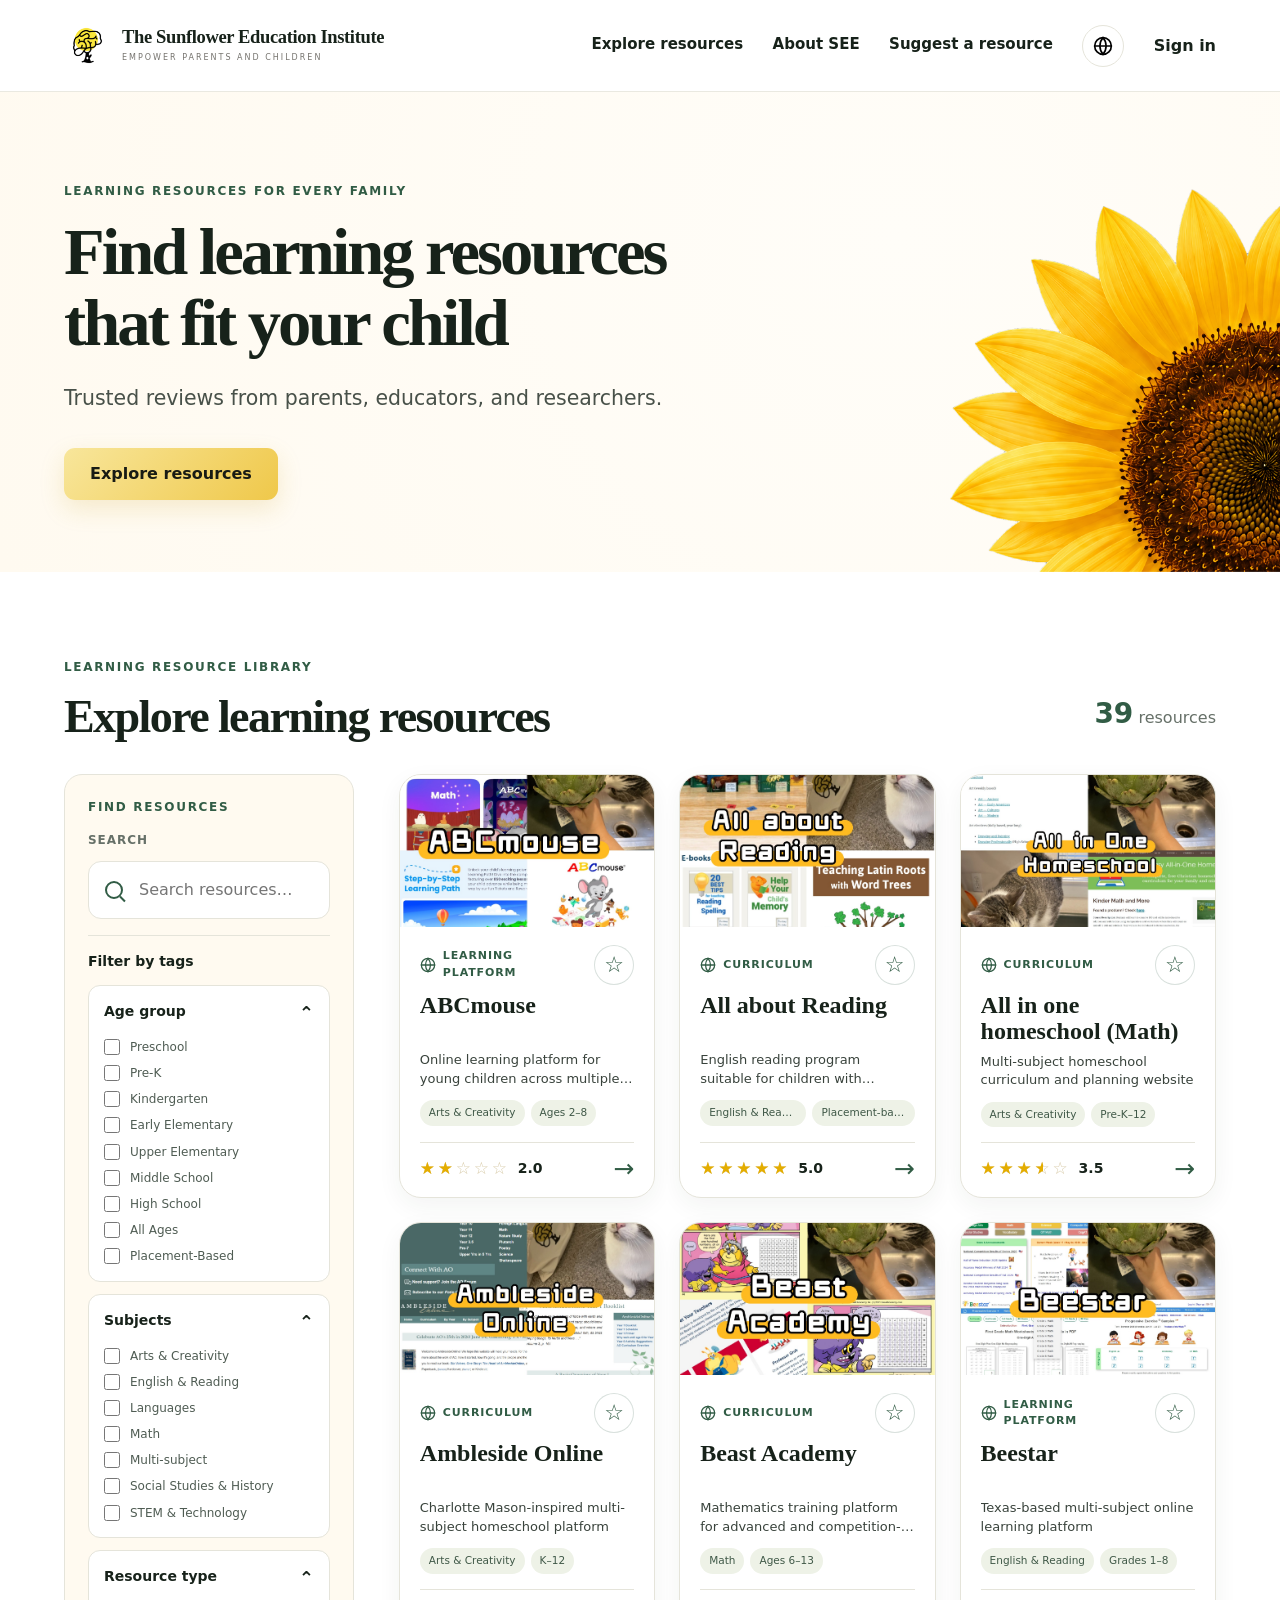
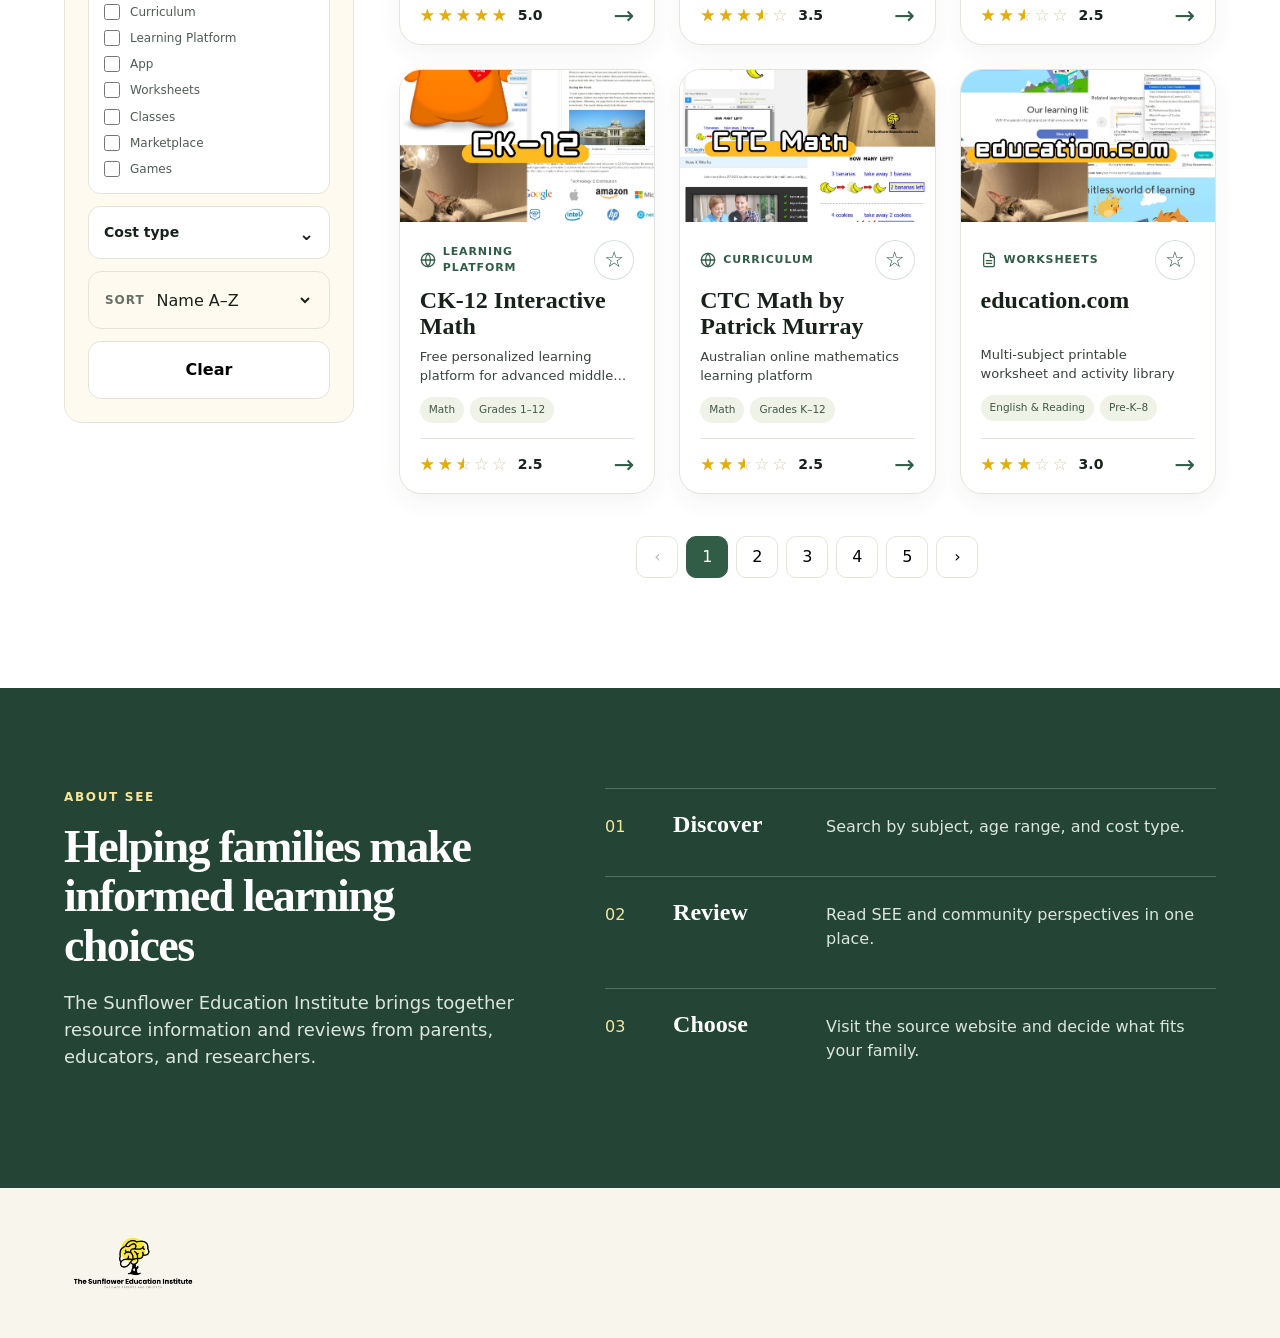
<file: index.html>
<!doctype html>
<html lang="en">
  <head>
    <meta charset="UTF-8" />
    <meta name="viewport" content="width=device-width, initial-scale=1.0" />
    <meta name="description" content="Explore learning resources reviewed by parents, educators, and SEE researchers." />
    <title>SEE Learning Resources</title>
    <link rel="icon" type="image/png" href="assets/brand/see-logo-symbol.png?v=20260914-1" />
    <link rel="apple-touch-icon" href="assets/brand/see-logo-symbol.png?v=20260914-1" />
    <link rel="stylesheet" href="styles.css?v=20261001-3" />
  </head>
  <body>
    <a class="skip-link" href="#resources">Skip to resources</a>
    <header class="site-header">
      <a class="brand" href="#top" aria-label="SEE home">
        <img class="brand-symbol" src="assets/brand/see-logo-symbol.png" alt="" />
        <span class="brand-words">
          <strong>The Sunflower Education Institute</strong>
          <small>Empower parents and children</small>
        </span>
      </a>
      <button class="menu-toggle" type="button" aria-label="Open menu" aria-expanded="false"><span></span><span></span><span></span></button>
      <nav class="main-nav" aria-label="Main navigation">
        <a href="#resources" data-i18n="navExplore">Explore resources</a>
        <a href="https://mysunflower.org/" target="_blank" rel="noopener noreferrer" data-i18n="navAbout">About SEE</a>
        <a href="suggest.html" data-i18n="navEducators">Suggest a resource</a>
        <button class="language-button" type="button" aria-label="Choose language" aria-haspopup="true" aria-expanded="false">
          <svg class="lucide-icon" aria-hidden="true" viewBox="0 0 24 24" fill="none" stroke="currentColor" stroke-width="2" stroke-linecap="round" stroke-linejoin="round">
            <circle cx="12" cy="12" r="10"></circle>
            <path d="M2 12h20"></path>
            <path d="M12 2a15.3 15.3 0 0 1 0 20"></path>
            <path d="M12 2a15.3 15.3 0 0 0 0 20"></path>
          </svg>
        </button>
        <div class="language-menu" role="menu">
          <button type="button" data-language="en" role="menuitem">English</button>
          <button type="button" data-language="zh" role="menuitem">中文</button>
          <button type="button" data-language="es" role="menuitem">Español</button>
          <button type="button" data-language="ar" role="menuitem">العربية</button>
        </div>
        <button class="sign-in" type="button" data-i18n="signIn">Sign in</button>
      </nav>
    </header>

    <main id="top">
      <section class="hero">
        <div class="hero-copy">
          <p class="eyebrow" data-i18n="eyebrow">Learning resources for every family</p>
          <h1 data-i18n="heroTitle">Find learning resources that fit your child</h1>
          <p class="hero-description" data-i18n="heroDescription">Trusted reviews from parents, educators, and researchers.</p>
          <a class="primary-button" href="#resources" data-i18n="heroCta">Explore resources</a>
        </div>
        <div class="hero-art" aria-hidden="true">
          <img class="sunflower" src="assets/brand/sunflower-hero.png" alt="A golden sunflower" />
        </div>
      </section>

      <section class="resource-section" id="resources">
        <div class="section-heading">
          <div>
            <p class="eyebrow" data-i18n="libraryEyebrow">Learning resource library</p>
            <h2 data-i18n="libraryTitle">Explore learning resources</h2>
          </div>
          <p class="result-count" aria-live="polite"><strong id="result-count">39</strong> <span data-i18n="resources">resources</span></p>
        </div>

        <button id="filter-toggle" class="filter-toggle" type="button" aria-expanded="false" data-i18n="showFilters">Show search and filters</button>
        <div class="resource-layout">
          <aside class="filter-sidebar" aria-label="Resource filters">
            <div class="filter-sidebar-heading">
              <p class="eyebrow" data-i18n="findResources">Find resources</p>
              <button id="filter-close" type="button" aria-label="Close filters">×</button>
            </div>
            <div class="filters">
              <label class="filter-label" for="search-input" data-i18n="searchShort">Search</label>
              <label class="search-box">
                <span class="search-icon" aria-hidden="true"></span>
                <span class="visually-hidden" data-i18n="searchLabel">Search learning resources</span>
                <input id="search-input" type="search" data-i18n-placeholder="searchPlaceholder" placeholder="Search learning resources" />
              </label>
              <div class="filter-divider"></div>
              <p class="filter-by-title" data-i18n="filterByTags">Filter by tags</p>
              <details class="filter-group" open>
                <summary data-i18n="ageGroupsGroup">Age group</summary>
                <div id="age-filter" class="checkbox-list"></div>
              </details>
              <details class="filter-group" open>
                <summary data-i18n="subjectsGroup">Subjects</summary>
                <div id="subject-filter" class="checkbox-list"></div>
              </details>
              <details class="filter-group" open>
                <summary data-i18n="resourceTypesGroup">Resource type</summary>
                <div id="type-filter" class="checkbox-list"></div>
              </details>
              <details class="filter-group">
                <summary data-i18n="costTypesGroup">Cost type</summary>
                <div id="cost-filter" class="checkbox-list"></div>
              </details>
              <label class="select-wrap sort-wrap">
                <span data-i18n="sort">Sort</span>
                <select id="sort-filter" aria-label="Sort resources"></select>
              </label>
              <button id="clear-filters" class="clear-button" type="button" data-i18n="clear">Clear filters</button>
            </div>
          </aside>

          <div class="resource-results">
            <div id="active-filter-note" class="active-filter-note" hidden></div>
            <div id="resource-grid" class="resource-grid"></div>
            <div id="empty-state" class="empty-state" hidden>
              <h3 data-i18n="emptyTitle">No matching resources</h3>
              <p data-i18n="emptyBody">Try removing a filter or using a different search term.</p>
            </div>
            <nav id="pagination" class="pagination" aria-label="Resource pages"></nav>
          </div>
        </div>
      </section>

      <section class="about-section" id="about">
        <div class="about-card">
          <p class="eyebrow" data-i18n="aboutEyebrow">About SEE</p>
          <h2 data-i18n="aboutTitle">Helping families make informed learning choices</h2>
          <p data-i18n="aboutBody">The Sunflower Education Institute brings together resource information and reviews from parents, educators, and researchers.</p>
        </div>
        <div class="about-points" id="for-educators">
          <article><span>01</span><h3 data-i18n="pointOneTitle">Discover</h3><p data-i18n="pointOneBody">Search by subject, age range, and cost type.</p></article>
          <article><span>02</span><h3 data-i18n="pointTwoTitle">Review</h3><p data-i18n="pointTwoBody">Read SEE and community perspectives in one place.</p></article>
          <article><span>03</span><h3 data-i18n="pointThreeTitle">Choose</h3><p data-i18n="pointThreeBody">Visit the source website and decide what fits your family.</p></article>
        </div>
      </section>
    </main>

    <footer>
      <img src="assets/brand/see-logo.png" alt="The Sunflower Education Institute" />
    </footer>

    <dialog id="signin-dialog" class="signin-dialog">
      <button class="dialog-close" type="button" aria-label="Close">×</button>
      <p class="eyebrow" data-i18n="savedResources">Saved resources</p>
      <h2 data-i18n="signinTitle">Sign in to save and compare</h2>
      <p data-i18n="signinBody">Use the prefilled guest account. No personal information is collected.</p>
      <form id="demo-signin-form" class="signin-form">
        <label><span data-i18n="emailLabel">Email</span><input type="email" value="guest@mysunflower.org" readonly /></label>
        <label><span data-i18n="passwordLabel">Password</span><input type="password" value="guest-access" readonly /></label>
        <button class="primary-button dialog-action" type="submit" data-i18n="loginButton">Log in</button>
      </form>
      <small class="demo-privacy" data-i18n="demoPrivacy">Saved resources are stored on this device.</small>
    </dialog>

    <script src="data/resources.js?v=20261001-1"></script>
    <script src="data/reviews.js?v=20260916-1"></script>
    <script src="data/localizations.js?v=20261001-1"></script>
    <script src="account.js?v=20261001-2"></script>
    <script src="app.js?v=20261001-2"></script>
  </body>
</html>
</file>
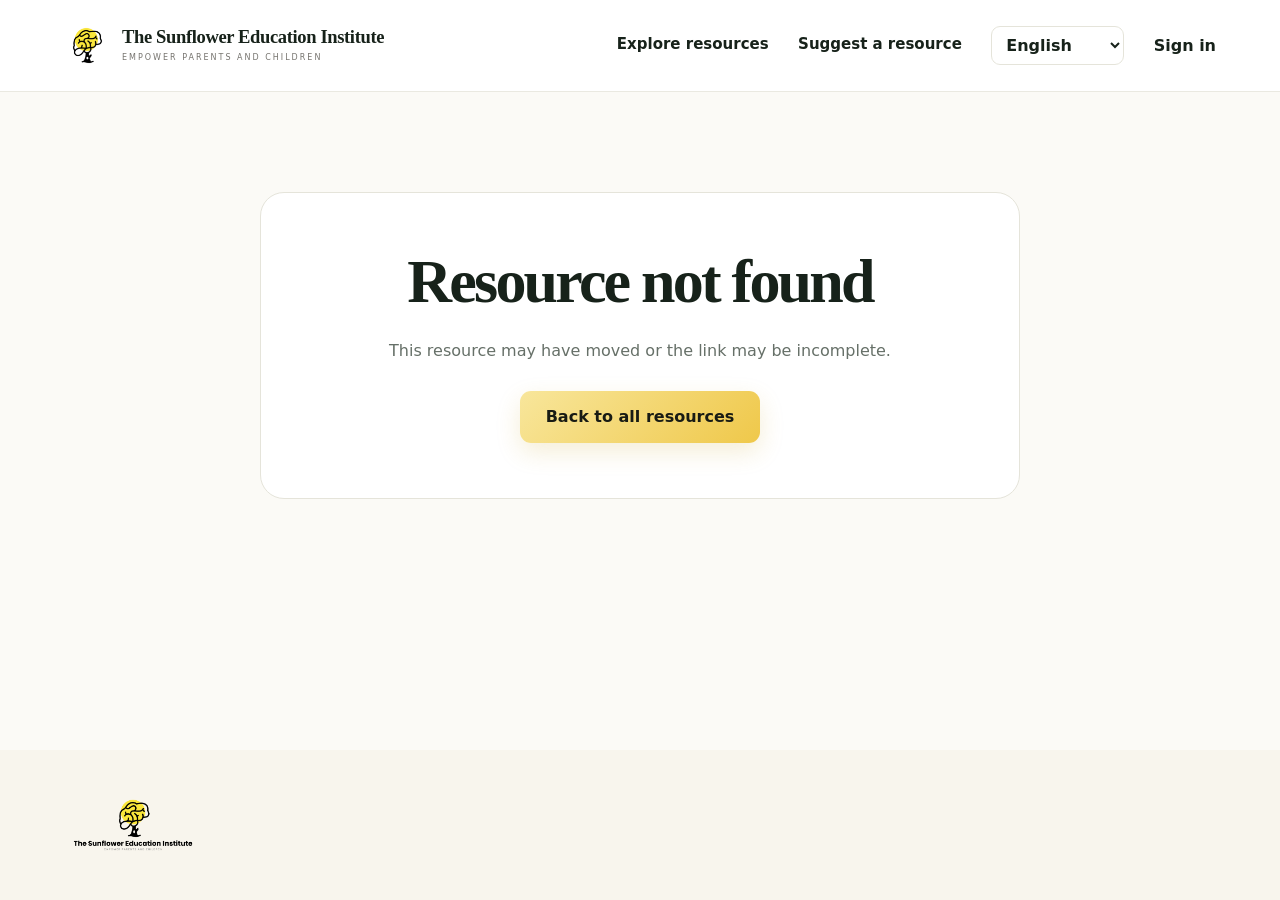
<file: resource.html>
<!doctype html>
<html lang="en">
  <head>
    <meta charset="UTF-8" />
    <meta name="viewport" content="width=device-width, initial-scale=1.0" />
    <meta name="description" content="SEE learning resource details." />
    <title>Resource details · SEE</title>
    <link rel="icon" type="image/png" href="assets/brand/see-logo-symbol.png" />
    <link rel="stylesheet" href="styles.css?v=20261001-3" />
  </head>
  <body>
    <a class="skip-link" href="#resource-detail">Skip to resource details</a>
    <header class="site-header">
      <a class="brand" href="index.html" aria-label="SEE home">
        <img class="brand-symbol" src="assets/brand/see-logo-symbol.png" alt="" />
        <span class="brand-words"><strong>The Sunflower Education Institute</strong><small>Empower parents and children</small></span>
      </a>
      <nav class="main-nav page-nav" aria-label="Main navigation">
        <a href="index.html#resources">Explore resources</a>
        <a href="suggest.html">Suggest a resource</a>
        <select class="text-language-select" data-language-select aria-label="Choose language">
          <option value="en">English</option><option value="zh">中文</option><option value="es">Español</option><option value="ar">العربية</option>
        </select>
        <button class="sign-in" type="button">Sign in</button>
      </nav>
    </header>

    <main id="resource-detail" class="detail-page"><div class="page-loading">Loading resource…</div></main>

    <footer>
      <img src="assets/brand/see-logo.png" alt="The Sunflower Education Institute" />
    </footer>

    <dialog id="signin-dialog" class="signin-dialog">
      <button class="dialog-close" type="button" aria-label="Close">×</button>
      <p class="eyebrow">Saved resources</p>
      <h2>Sign in to save and compare</h2>
      <p>Use the prefilled guest account. No personal information is collected.</p>
      <form id="demo-signin-form" class="signin-form">
        <label><span>Email</span><input type="email" value="guest@mysunflower.org" readonly /></label>
        <label><span>Password</span><input type="password" value="guest-access" readonly /></label>
        <button class="primary-button dialog-action" type="submit">Log in</button>
      </form>
      <small class="demo-privacy">Saved resources are stored on this device.</small>
    </dialog>

    <script src="data/resources.js?v=20261001-1"></script>
    <script src="data/reviews.js?v=20260916-1"></script>
    <script src="data/reviewers.js"></script>
    <script src="data/localizations.js?v=20261001-1"></script>
    <script src="data/content-translations.js?v=20261001-2"></script>
    <script src="account.js?v=20261001-2"></script>
    <script src="resource.js?v=20261001-3"></script>
  </body>
</html>
</file>
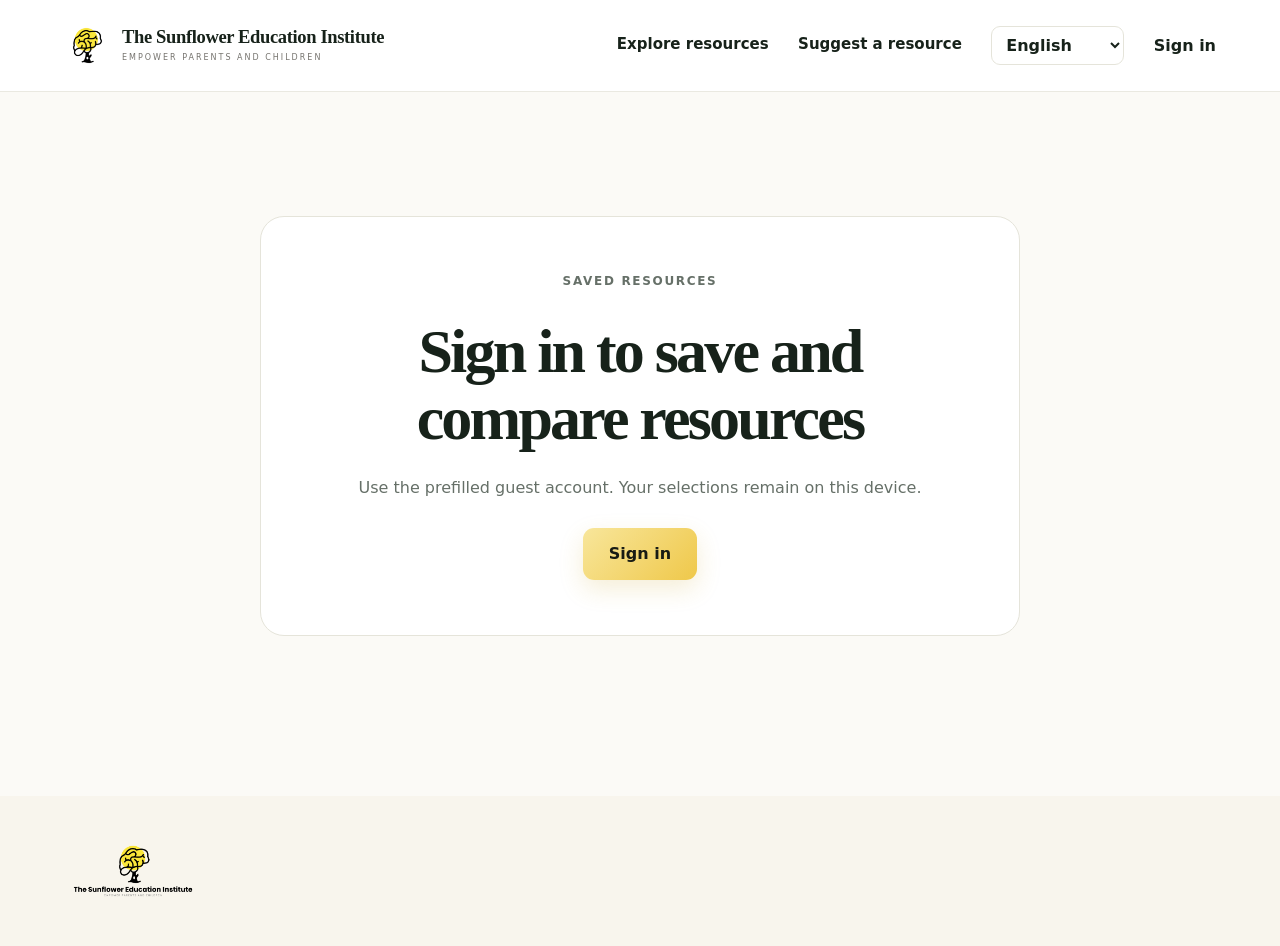
<file: saved.html>
<!doctype html>
<html lang="en">
  <head>
    <meta charset="UTF-8" />
    <meta name="viewport" content="width=device-width, initial-scale=1.0" />
    <meta name="description" content="Saved SEE learning resources and comparison." />
    <title>My saved resources · SEE</title>
    <link rel="icon" type="image/png" href="assets/brand/see-logo-symbol.png" />
    <link rel="stylesheet" href="styles.css?v=20261001-3" />
  </head>
  <body>
    <a class="skip-link" href="#saved-main">Skip to saved resources</a>
    <header class="site-header">
      <a class="brand" href="index.html" aria-label="SEE home">
        <img class="brand-symbol" src="assets/brand/see-logo-symbol.png" alt="" />
        <span class="brand-words"><strong>The Sunflower Education Institute</strong><small>Empower parents and children</small></span>
      </a>
      <nav class="main-nav page-nav" aria-label="Main navigation">
        <a href="index.html#resources" data-saved-copy="navResources">Explore resources</a>
        <a href="suggest.html" data-saved-copy="navSuggest">Suggest a resource</a>
        <select class="text-language-select" data-saved-language aria-label="Choose language">
          <option value="en">English</option><option value="zh">中文</option><option value="es">Español</option><option value="ar">العربية</option>
        </select>
        <button class="sign-in" type="button">My saved</button>
      </nav>
    </header>

    <main id="saved-main" class="saved-page"></main>

    <footer>
      <img src="assets/brand/see-logo.png" alt="The Sunflower Education Institute" />
    </footer>

    <dialog id="signin-dialog" class="signin-dialog">
      <button class="dialog-close" type="button" aria-label="Close">×</button>
      <p class="eyebrow">Saved resources</p>
      <h2>Sign in to save and compare</h2>
      <p>Use the prefilled guest account. No personal information is collected.</p>
      <form id="demo-signin-form" class="signin-form">
        <label><span>Email</span><input type="email" value="guest@mysunflower.org" readonly /></label>
        <label><span>Password</span><input type="password" value="guest-access" readonly /></label>
        <button class="primary-button dialog-action" type="submit">Log in</button>
      </form>
      <small class="demo-privacy">Saved resources are stored on this device.</small>
    </dialog>

    <script src="data/resources.js?v=20261001-1"></script>
    <script src="data/localizations.js?v=20261001-1"></script>
    <script src="account.js?v=20261001-2"></script>
    <script src="saved.js?v=20261001-2"></script>
  </body>
</html>
</file>
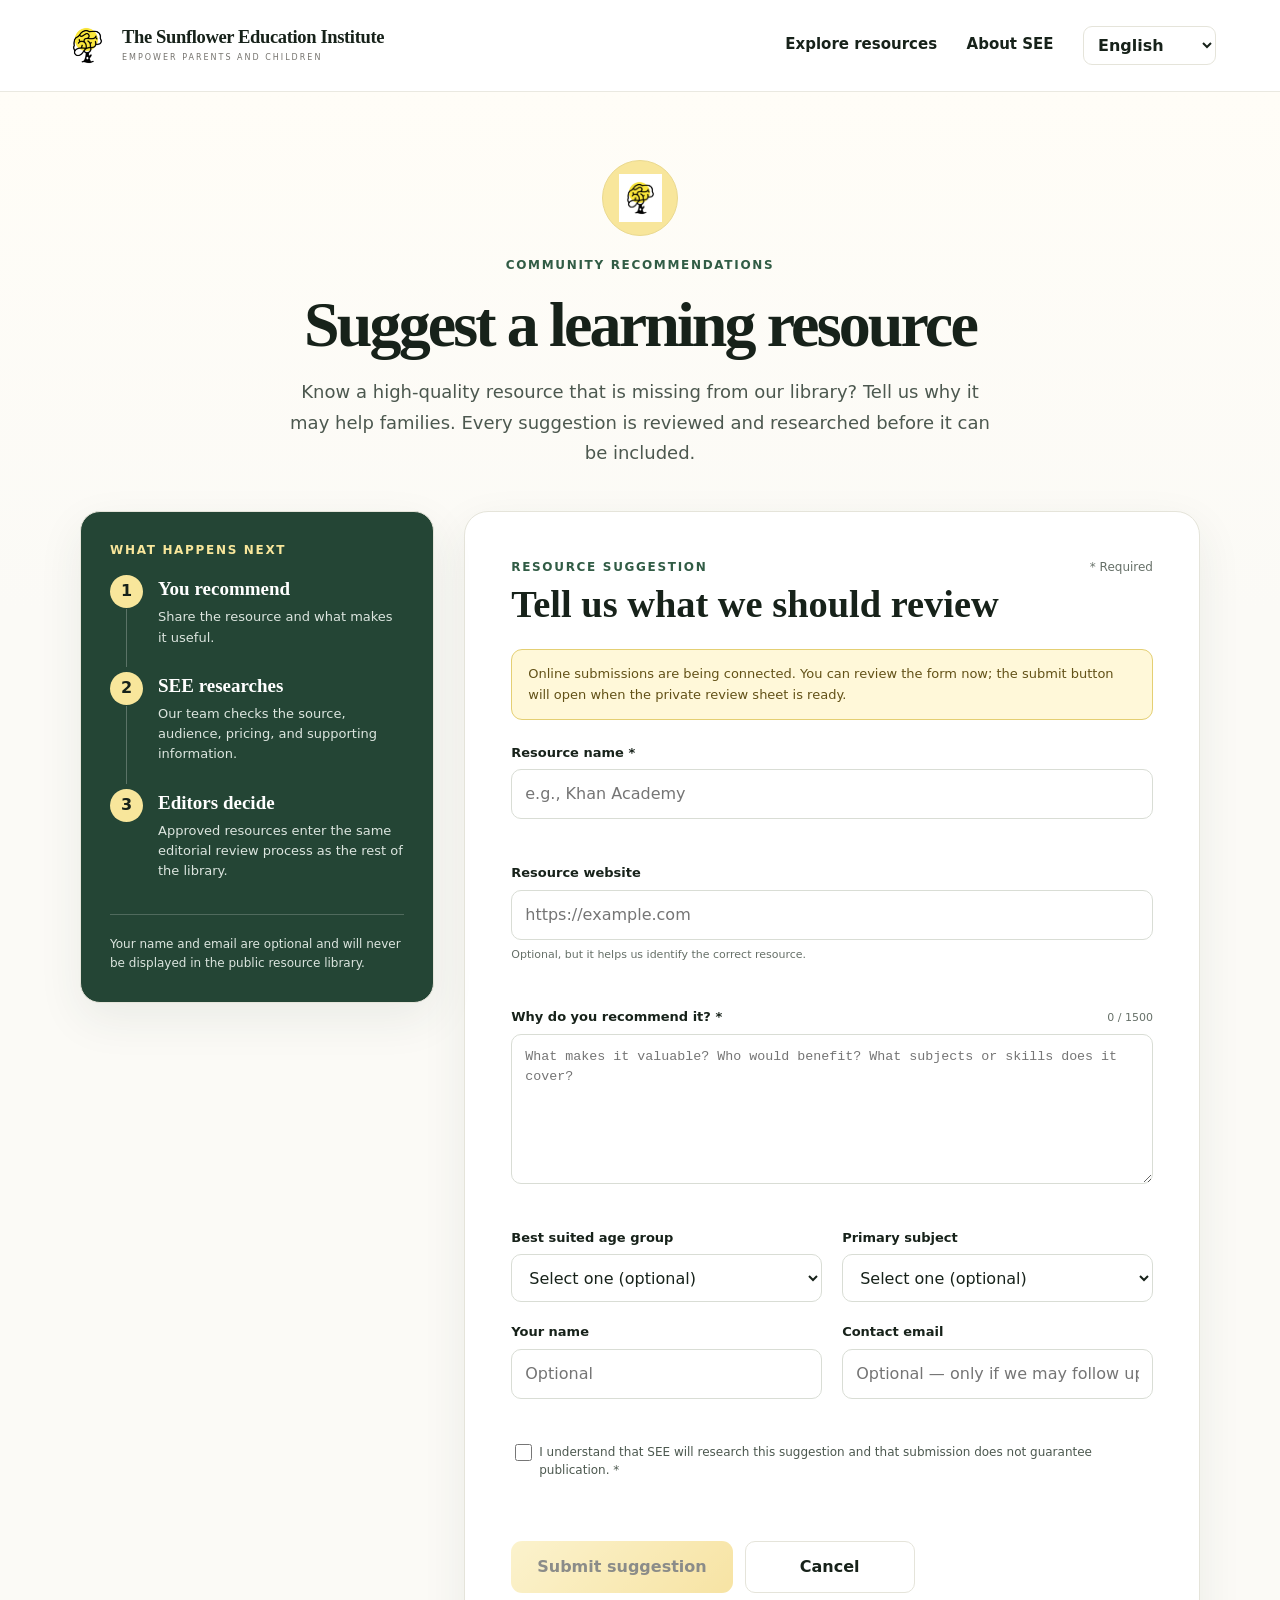
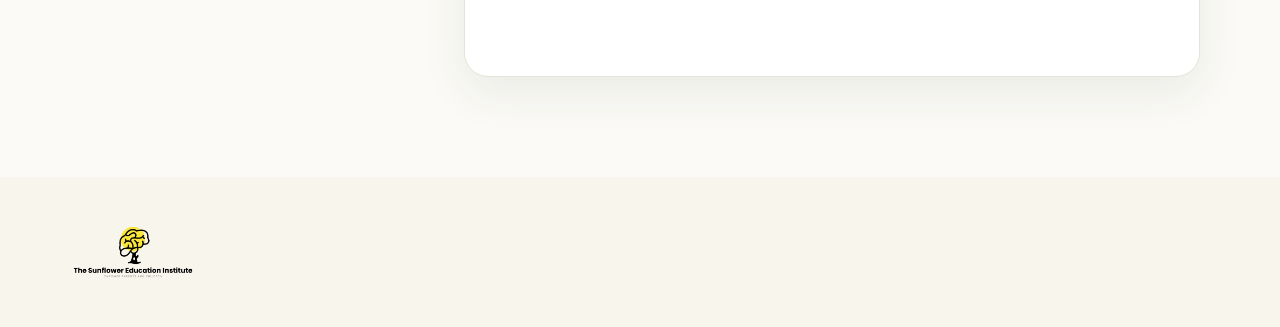
<file: suggest.html>
<!doctype html>
<html lang="en">
  <head>
    <meta charset="UTF-8" />
    <meta name="viewport" content="width=device-width, initial-scale=1.0" />
    <meta name="description" content="Recommend a high-quality learning resource for SEE to research and consider for the learning resource library." />
    <title>Suggest a learning resource · SEE</title>
    <link rel="icon" type="image/png" href="assets/brand/see-logo-symbol.png" />
    <link rel="stylesheet" href="styles.css?v=20261001-3" />
  </head>
  <body>
    <a class="skip-link" href="#suggest-main">Skip to the suggestion form</a>
    <header class="site-header">
      <a class="brand" href="index.html" aria-label="SEE home">
        <img class="brand-symbol" src="assets/brand/see-logo-symbol.png" alt="" />
        <span class="brand-words"><strong>The Sunflower Education Institute</strong><small>Empower parents and children</small></span>
      </a>
      <nav class="main-nav page-nav" aria-label="Main navigation">
        <a href="index.html#resources" data-copy="navResources">Explore resources</a>
        <a href="https://mysunflower.org/" target="_blank" rel="noopener noreferrer" data-copy="navAbout">About SEE</a>
        <select class="text-language-select" data-suggest-language aria-label="Choose language">
          <option value="en">English</option><option value="zh">中文</option><option value="es">Español</option><option value="ar">العربية</option>
        </select>
      </nav>
    </header>

    <main id="suggest-main" class="suggest-page">
      <section class="suggest-hero">
        <div class="suggest-mark" aria-hidden="true">
          <img src="assets/brand/see-logo-symbol.png" alt="" />
        </div>
        <p class="eyebrow" data-copy="eyebrow">Community recommendations</p>
        <h1 data-copy="title">Suggest a learning resource</h1>
        <p data-copy="intro">Know a high-quality resource that is missing from our library? Tell us why it may help families. Every suggestion is reviewed and researched before it can be included.</p>
      </section>

      <section class="suggest-layout" aria-labelledby="form-title">
        <aside class="suggest-process">
          <p class="eyebrow" data-copy="processEyebrow">What happens next</p>
          <ol>
            <li><strong data-copy="stepOneTitle">You recommend</strong><span data-copy="stepOneBody">Share the resource and what makes it useful.</span></li>
            <li><strong data-copy="stepTwoTitle">SEE researches</strong><span data-copy="stepTwoBody">Our team checks the source, audience, pricing, and supporting information.</span></li>
            <li><strong data-copy="stepThreeTitle">Editors decide</strong><span data-copy="stepThreeBody">Approved resources enter the same editorial review process as the rest of the library.</span></li>
          </ol>
          <p class="suggest-privacy" data-copy="privacy">Your name and email are optional and will never be displayed in the public resource library.</p>
        </aside>

        <div class="suggest-card">
          <div class="suggest-card-heading">
            <div>
              <p class="eyebrow" data-copy="formEyebrow">Resource suggestion</p>
              <h2 id="form-title" data-copy="formTitle">Tell us what we should review</h2>
            </div>
            <span class="required-note" data-copy="requiredNote">* Required</span>
          </div>

          <div id="connection-notice" class="form-notice" role="status"></div>

          <form id="resource-suggestion-form" class="suggest-form" novalidate>
            <div class="form-field full-field">
              <label for="resource-name" data-copy="resourceName">Resource name *</label>
              <input id="resource-name" name="resourceName" type="text" maxlength="120" autocomplete="off" required data-placeholder="resourceNamePlaceholder" placeholder="e.g., Khan Academy" />
              <span class="field-error" data-error-for="resourceName"></span>
            </div>

            <div class="form-field full-field">
              <label for="resource-url" data-copy="resourceUrl">Resource website</label>
              <input id="resource-url" name="resourceUrl" type="url" maxlength="500" inputmode="url" autocomplete="url" data-placeholder="resourceUrlPlaceholder" placeholder="https://example.com" />
              <span class="field-hint" data-copy="resourceUrlHint">Optional, but it helps us identify the correct resource.</span>
              <span class="field-error" data-error-for="resourceUrl"></span>
            </div>

            <div class="form-field full-field">
              <div class="label-row"><label for="recommendation" data-copy="reason">Why do you recommend it? *</label><span id="reason-count">0 / 1500</span></div>
              <textarea id="recommendation" name="recommendation" rows="6" maxlength="1500" required data-placeholder="reasonPlaceholder" placeholder="What makes it valuable? Who would benefit? What subjects or skills does it cover?"></textarea>
              <span class="field-error" data-error-for="recommendation"></span>
            </div>

            <div class="form-field">
              <label for="age-group" data-copy="ageGroup">Best suited age group</label>
              <select id="age-group" name="ageGroup">
                <option value="" data-copy="selectOptional">Select one (optional)</option>
                <option value="Preschool" data-copy="agePreschool">Preschool</option>
                <option value="Pre-K" data-copy="agePreK">Pre-K</option>
                <option value="Kindergarten" data-copy="ageKindergarten">Kindergarten</option>
                <option value="Early Elementary" data-copy="ageEarlyElementary">Early Elementary</option>
                <option value="Upper Elementary" data-copy="ageUpperElementary">Upper Elementary</option>
                <option value="Middle School" data-copy="ageMiddleSchool">Middle School</option>
                <option value="High School" data-copy="ageHighSchool">High School</option>
                <option value="All Ages" data-copy="ageAllAges">All Ages</option>
              </select>
            </div>

            <div class="form-field">
              <label for="subject" data-copy="subject">Primary subject</label>
              <select id="subject" name="subject">
                <option value="" data-copy="selectOptional">Select one (optional)</option>
                <option value="Arts & Creativity" data-copy="subjectArts">Arts &amp; Creativity</option>
                <option value="English & Reading" data-copy="subjectEnglish">English &amp; Reading</option>
                <option value="Languages" data-copy="subjectLanguages">Languages</option>
                <option value="Math" data-copy="subjectMath">Math</option>
                <option value="Multi-subject" data-copy="subjectMulti">Multi-subject</option>
                <option value="Social Studies & History" data-copy="subjectSocialStudies">Social Studies &amp; History</option>
                <option value="STEM & Technology" data-copy="subjectStem">STEM &amp; Technology</option>
              </select>
            </div>

            <div class="form-field">
              <label for="recommender-name" data-copy="yourName">Your name</label>
              <input id="recommender-name" name="recommenderName" type="text" maxlength="100" autocomplete="name" data-placeholder="yourNamePlaceholder" placeholder="Optional" />
            </div>

            <div class="form-field">
              <label for="contact-email" data-copy="contactEmail">Contact email</label>
              <input id="contact-email" name="contactEmail" type="email" maxlength="254" autocomplete="email" data-placeholder="contactEmailPlaceholder" placeholder="Optional — only if we may follow up" />
              <span class="field-error" data-error-for="contactEmail"></span>
            </div>

            <div class="honeypot" aria-hidden="true">
              <label for="organization-website">Organization website</label>
              <input id="organization-website" name="organizationWebsite" type="text" tabindex="-1" autocomplete="off" />
            </div>

            <label class="consent-field full-field">
              <input name="editorialConsent" type="checkbox" required />
              <span data-copy="consent">I understand that SEE will research this suggestion and that submission does not guarantee publication. *</span>
            </label>
            <span class="field-error full-field" data-error-for="editorialConsent"></span>

            <div class="form-actions full-field">
              <button id="suggest-submit" class="primary-button" type="submit" data-copy="submit">Submit suggestion</button>
              <a class="secondary-button cancel-link" href="index.html#resources" data-copy="cancel">Cancel</a>
            </div>
            <p id="form-status" class="form-status full-field" role="status" aria-live="polite"></p>
          </form>
        </div>
      </section>
    </main>

    <footer><img src="assets/brand/see-logo.png" alt="The Sunflower Education Institute" /></footer>

    <script src="suggest-config.js"></script>
    <script src="suggest.js?v=20261001-2"></script>
  </body>
</html>
</file>
<file: styles.css>
:root {
  --ink: #17221a;
  --muted: #667068;
  --forest: #315c45;
  --forest-dark: #244535;
  --sage: #eef2e7;
  --sage-strong: #dfe9d7;
  --sun: #efc84a;
  --sun-light: #f8e69b;
  --cream: #fffaf0;
  --cream-deep: #f7f0df;
  --line: #e5e4da;
  --taupe: #d8cba9;
  --white: #ffffff;
  --shadow: 0 16px 45px rgba(43, 58, 46, 0.08);
  --radius: 22px;
}

* { box-sizing: border-box; }
html { scroll-behavior: smooth; }
body {
  margin: 0;
  color: var(--ink);
  background: #fff;
  font-family: Inter, ui-sans-serif, system-ui, -apple-system, BlinkMacSystemFont, "Segoe UI", sans-serif;
  line-height: 1.5;
}
button, input, select { font: inherit; }
button, a { -webkit-tap-highlight-color: transparent; }
a { color: inherit; }
.skip-link { position: fixed; z-index: 1000; top: 8px; left: 8px; transform: translateY(-150%); background: var(--forest); color: white; padding: 10px 14px; border-radius: 8px; }
.skip-link:focus { transform: translateY(0); }
.visually-hidden { position: absolute !important; width: 1px; height: 1px; padding: 0; margin: -1px; overflow: hidden; clip: rect(0,0,0,0); white-space: nowrap; border: 0; }

.site-header {
  height: 92px;
  padding: 13px clamp(22px, 5vw, 76px);
  display: flex;
  align-items: center;
  justify-content: space-between;
  background: rgba(255,255,255,.96);
  border-bottom: 1px solid rgba(229,228,218,.8);
  position: sticky;
  top: 0;
  z-index: 50;
  backdrop-filter: blur(14px);
}
.brand { display: flex; align-items: center; gap: 11px; text-decoration: none; min-width: 285px; }
.brand-symbol { width: 47px; height: 54px; object-fit: contain; flex: 0 0 auto; }
.brand-words { display: flex; flex-direction: column; min-width: 0; }
.brand-words strong { font-family: Georgia, "Times New Roman", serif; font-size: clamp(17px, 1.45vw, 22px); line-height: 1.05; letter-spacing: -.02em; white-space: nowrap; }
.brand-words small { margin-top: 6px; color: #76746f; text-transform: uppercase; font-size: 8px; letter-spacing: .25em; white-space: nowrap; }
.main-nav { display: flex; align-items: center; gap: clamp(18px, 2.3vw, 38px); position: relative; }
.main-nav > a { text-decoration: none; font-size: 15px; font-weight: 600; padding: 12px 0; border-bottom: 2px solid transparent; }
.main-nav > a:hover, .main-nav > a:focus { color: var(--forest); border-color: var(--forest); }
.sign-in { border: 0; background: transparent; color: var(--ink); padding: 10px 0; cursor: pointer; font-weight: 600; }
.sign-in.signed-in { color: var(--forest); }
.text-language-button { border: 1px solid var(--line); border-radius: 9px; background: white; padding: 8px 12px; cursor: pointer; font-weight: 700; }
.text-language-select { border: 1px solid var(--line); border-radius: 9px; background: white; color: var(--ink); padding: 8px 30px 8px 10px; cursor: pointer; font: inherit; font-weight: 700; }
.language-button { width: 42px; height: 42px; border-radius: 50%; border: 1px solid var(--line); background: white; display: grid; place-items: center; cursor: pointer; }
.language-button:hover, .language-button:focus { background: var(--sage); border-color: var(--forest); }
.lucide-icon { width: 20px; height: 20px; display: block; }
.language-menu { display: none; position: absolute; right: 58px; top: 50px; min-width: 140px; padding: 7px; border: 1px solid var(--line); background: white; border-radius: 12px; box-shadow: var(--shadow); }
.language-menu.open { display: grid; }
.language-menu button { border: 0; background: transparent; text-align: left; padding: 10px 12px; border-radius: 8px; cursor: pointer; }
.language-menu button:hover, .language-menu button.active { background: var(--sage); color: var(--forest-dark); }

html[dir="rtl"] body { direction: rtl; }
html[dir="rtl"] .language-menu { right: auto; left: 58px; }
html[dir="rtl"] .language-menu button,
html[dir="rtl"] .resource-card,
html[dir="rtl"] .compact-detail-intro,
html[dir="rtl"] .ai-summary-panel,
html[dir="rtl"] .compact-review-panel,
html[dir="rtl"] .suggest-card,
html[dir="rtl"] .suggest-process { text-align: right; }
.menu-toggle { display: none; width: 42px; height: 42px; border: 1px solid var(--line); background: white; border-radius: 10px; padding: 10px; }
.menu-toggle span { display: block; height: 2px; background: var(--ink); margin: 4px 0; }

.hero { min-height: 480px; display: grid; grid-template-columns: minmax(0, 1.12fr) minmax(420px, .88fr); overflow: hidden; background: radial-gradient(circle at 70% 30%, #fffdf8, var(--cream)); }
.hero-copy { padding: clamp(72px, 7vw, 110px) 40px 72px max(5vw, 40px); max-width: 850px; align-self: center; }
.eyebrow { color: var(--forest); text-transform: uppercase; letter-spacing: .14em; font-weight: 800; font-size: 12px; margin: 0 0 16px; }
h1, h2, h3 { font-family: Georgia, "Times New Roman", serif; line-height: 1.08; margin-top: 0; }
h1 { font-size: clamp(48px, 5.2vw, 78px); letter-spacing: -.045em; margin-bottom: 24px; max-width: 820px; }
.hero-description { font-size: clamp(18px, 1.6vw, 23px); color: #485149; margin: 0 0 34px; }
.primary-button { display: inline-flex; align-items: center; justify-content: center; min-height: 52px; padding: 0 26px; border: 0; border-radius: 11px; background: linear-gradient(135deg, var(--sun-light), var(--sun)); color: #181b14; font-weight: 800; text-decoration: none; box-shadow: 0 9px 25px rgba(202,159,33,.18); cursor: pointer; }
.primary-button:hover, .primary-button:focus { transform: translateY(-1px); box-shadow: 0 12px 28px rgba(202,159,33,.25); }
.hero-art { position: relative; min-height: 480px; overflow: hidden; }
.sunflower { position: absolute; z-index: 2; width: 100%; height: 100%; right: 0; top: 0; object-fit: contain; object-position: right bottom; }

.resource-section { max-width: 1440px; margin: 0 auto; padding: 86px clamp(22px, 5vw, 76px) 110px; }
.section-heading { display: flex; justify-content: space-between; align-items: end; gap: 24px; margin-bottom: 32px; }
.section-heading h2, .about-section h2 { font-size: clamp(36px, 3.6vw, 54px); letter-spacing: -.035em; margin-bottom: 0; }
.result-count { margin: 0 0 7px; color: var(--muted); white-space: nowrap; }
.result-count strong { color: var(--forest); font-size: 28px; }
.resource-layout { display: grid; grid-template-columns: 290px minmax(0, 1fr); gap: clamp(26px, 3.5vw, 50px); align-items: start; }
.filter-sidebar { position: sticky; top: 116px; min-width: 0; border: 1px solid var(--line); border-radius: 18px; background: var(--cream); padding: 23px; }
.filter-sidebar-heading { display: flex; align-items: center; justify-content: space-between; margin-bottom: 15px; }
.filter-sidebar-heading .eyebrow { margin: 0; }
.filter-sidebar-heading button { display: none; border: 0; background: transparent; font-size: 28px; cursor: pointer; }
.filters { display: grid; min-width: 0; grid-template-columns: minmax(0, 1fr); gap: 12px; }
.filter-label { color: var(--muted); font-size: 12px; font-weight: 700; text-transform: uppercase; letter-spacing: .08em; }
.filter-divider { height: 1px; background: var(--line); margin: 4px 0 3px; }
.filter-by-title { margin: 0 0 1px; font-weight: 800; font-size: 14px; }
.filter-group { border: 1px solid var(--line); border-radius: 12px; background: white; overflow: hidden; }
.filter-group summary { position: relative; padding: 15px 38px 15px 15px; cursor: pointer; list-style: none; font-size: 14px; font-weight: 800; }
.filter-group summary::-webkit-details-marker { display: none; }
.filter-group summary::after { content: "⌄"; position: absolute; right: 15px; top: 13px; font-size: 18px; transition: transform .18s; }
.filter-group[open] summary::after { transform: rotate(180deg); }
.checkbox-list { display: grid; gap: 10px; padding: 2px 15px 16px; }
.check-option { display: grid; min-width: 0; grid-template-columns: 17px minmax(0, 1fr); align-items: start; gap: 9px; color: #4f5c53; font-size: 12px; line-height: 1.35; cursor: pointer; }
.check-option span { min-width: 0; overflow-wrap: anywhere; }
.check-option input { width: 16px; height: 16px; margin: 0; accent-color: var(--forest); }
.filter-toggle { display: none; width: 100%; min-height: 50px; margin: 0 0 22px; border: 1px solid var(--forest); border-radius: 11px; background: var(--sage); color: var(--forest-dark); font-weight: 800; cursor: pointer; }
.search-box, .select-wrap { min-width: 0; max-width: 100%; min-height: 58px; box-sizing: border-box; border: 1px solid var(--line); border-radius: 13px; background: white; display: flex; align-items: center; padding: 0 16px; transition: border-color .2s, box-shadow .2s; }
.search-box:focus-within, .select-wrap:focus-within { border-color: var(--forest); box-shadow: 0 0 0 3px rgba(49,92,69,.1); }
.search-box input { width: 100%; min-width: 0; border: 0; outline: 0; padding: 8px 0 8px 34px; background: transparent; }
.search-icon { position: absolute; width: 18px; height: 18px; border: 2px solid var(--forest); border-radius: 50%; }
.search-icon::after { content: ""; position: absolute; width: 7px; border-top: 2px solid var(--forest); transform: rotate(45deg); right: -5px; bottom: -3px; }
.select-wrap { background: var(--cream); gap: 8px; }
.select-wrap span { color: var(--muted); font-size: 12px; font-weight: 700; text-transform: uppercase; letter-spacing: .08em; }
.select-wrap select { width: 100%; min-width: 0; max-width: 100%; flex: 1; border: 0; outline: 0; background: transparent; color: var(--ink); cursor: pointer; }
.clear-button { min-height: 58px; padding: 0 18px; border-radius: 13px; border: 1px solid var(--line); background: white; cursor: pointer; font-weight: 700; }
.clear-button:hover { background: var(--sage); }
.active-filter-note { margin: 0 0 20px; color: var(--muted); font-size: 14px; }
.resource-grid { display: grid; grid-template-columns: repeat(3, minmax(0, 1fr)); gap: 24px; }
.resource-card { min-width: 0; border: 1px solid var(--line); border-radius: var(--radius); overflow: hidden; background: white; box-shadow: 0 8px 25px rgba(35,51,40,.055); display: flex; flex-direction: column; transition: transform .2s, box-shadow .2s, border-color .2s; position: relative; cursor: pointer; }
.resource-card:hover { transform: translateY(-4px); box-shadow: var(--shadow); border-color: #d2d9cd; }
.resource-card:focus-within { outline: 3px solid rgba(49,92,69,.28); outline-offset: 3px; }
.card-click-target { position: absolute; inset: 0; z-index: 3; border-radius: inherit; }
.bookmark-button { position: relative; z-index: 4; flex: 0 0 auto; width: 40px; height: 40px; display: grid; place-items: center; border: 1px solid rgba(49,92,69,.18); border-radius: 50%; background: white; color: var(--forest); cursor: pointer; font-size: 22px; line-height: 1; }
.bookmark-button:hover, .bookmark-button:focus, .bookmark-button.saved { background: var(--sun-light); border-color: #d2a91f; color: #735800; }
.resource-image { height: 152px; background: linear-gradient(140deg, #fbf7ec, #f1f3e9); display: grid; place-items: center; position: relative; overflow: hidden; }
.resource-image::before { content: ""; width: 54px; height: 44px; border: 2px solid #d7d0be; border-radius: 9px; opacity: .8; }
.resource-image::after { content: ""; position: absolute; width: 28px; height: 22px; border-left: 2px solid #d7d0be; border-top: 2px solid #d7d0be; transform: rotate(45deg); margin-top: 10px; }
.resource-image img { width: 100%; height: 100%; object-fit: cover; position: absolute; z-index: 2; }
.resource-body { padding: 18px 20px 16px; display: flex; flex-direction: column; flex: 1; }
.resource-type-row { min-height: 40px; display: flex; align-items: center; justify-content: space-between; gap: 12px; margin-bottom: 8px; }
.resource-type { color: var(--forest); font-size: 11px; font-weight: 800; text-transform: uppercase; letter-spacing: .08em; display: flex; align-items: center; gap: 7px; }
.resource-type-icon { width: 16px; height: 16px; flex: 0 0 auto; stroke-width: 1.9; }
.resource-card h3 { min-height: 50px; margin-bottom: 8px; font-size: 24px; display: -webkit-box; -webkit-line-clamp: 2; -webkit-box-orient: vertical; overflow: hidden; }
.resource-summary { color: #39433c; font-size: 13px; line-height: 1.45; margin: 0 0 11px; min-height: 38px; display: -webkit-box; -webkit-line-clamp: 2; -webkit-box-orient: vertical; overflow: hidden; }
.tag-row { display: flex; flex-wrap: wrap; gap: 7px; margin-bottom: 22px; }
.tag { background: var(--sage); color: #3f5847; border-radius: 999px; padding: 6px 11px; font-size: 12px; }
.resource-card .tag-row { flex-wrap: nowrap; gap: 6px; margin-bottom: 15px; overflow: hidden; }
.resource-card .tag { max-width: 55%; overflow: hidden; text-overflow: ellipsis; white-space: nowrap; padding: 5px 9px; font-size: 10.5px; }
.card-footer { margin-top: auto; border-top: 1px solid var(--line); padding-top: 13px; display: flex; align-items: center; justify-content: space-between; gap: 12px; }
.rating { display: inline-flex; align-items: center; gap: 9px; font-weight: 800; }
.star-meter { display: inline-flex; align-items: center; gap: 1px; color: #d8cba9; font-size: 17px; line-height: 1; }
.score-star { position: relative; display: inline-block; width: 1em; height: 1em; color: #d8cba9; }
.score-star::before { content: "★"; position: absolute; inset: 0; width: var(--star-fill, 0%); overflow: hidden; color: #e4ad00; }
.rating-value { min-width: 2ch; color: var(--ink); font-size: 14px; font-variant-numeric: tabular-nums; }
.card-open-hint { color: var(--forest); font-size: 25px; line-height: 1; }
.empty-state { padding: 70px 20px; text-align: center; border: 1px dashed var(--line); border-radius: var(--radius); background: var(--cream); }
.empty-state h3 { font-size: 28px; margin-bottom: 8px; }
.pagination { display: flex; justify-content: center; align-items: center; gap: 8px; margin-top: 42px; flex-wrap: wrap; }
.page-button { min-width: 42px; height: 42px; border-radius: 10px; border: 1px solid var(--line); background: white; cursor: pointer; }
.page-button:hover, .page-button.active { color: white; background: var(--forest); border-color: var(--forest); }

.about-section { background: var(--forest-dark); color: white; padding: 100px max(5vw, 40px); display: grid; grid-template-columns: .85fr 1.15fr; gap: clamp(50px, 7vw, 110px); }
.about-section .eyebrow { color: var(--sun-light); }
.about-card p:last-child { color: #dce5df; font-size: 18px; max-width: 650px; }
.about-points { display: grid; gap: 12px; }
.about-points article { display: grid; grid-template-columns: 50px 135px 1fr; gap: 18px; align-items: baseline; border-top: 1px solid rgba(255,255,255,.22); padding: 23px 0; }
.about-points span { color: var(--sun-light); }
.about-points h3 { margin: 0; font-size: 24px; }
.about-points p { margin: 0; color: #dce5df; }
footer { min-height: 150px; display: flex; align-items: center; justify-content: space-between; gap: 30px; padding: 32px max(5vw, 40px); background: #f8f5ed; color: var(--muted); }
footer img { width: 245px; height: 70px; object-fit: contain; object-position: left center; }

dialog { border: 0; border-radius: 22px; padding: 0; box-shadow: 0 25px 80px rgba(20,33,23,.28); color: var(--ink); }
dialog::backdrop { background: rgba(21,31,24,.62); backdrop-filter: blur(3px); }
.resource-dialog { width: min(760px, calc(100% - 28px)); max-height: calc(100vh - 28px); overflow: auto; }
.signin-dialog { width: min(480px, calc(100% - 28px)); padding: 42px; }
.dialog-close { position: sticky; float: right; top: 14px; right: 14px; z-index: 3; width: 38px; height: 38px; border-radius: 50%; border: 1px solid var(--line); background: rgba(255,255,255,.94); cursor: pointer; font-size: 24px; }
.dialog-hero { padding: 48px 42px 34px; background: var(--cream); }
.dialog-hero h2 { font-size: 42px; margin-bottom: 12px; }
.dialog-summary { max-width: 590px; margin: 0 0 18px; color: #4c584f; font-size: 17px; line-height: 1.55; }
.dialog-main { padding: 34px 42px 44px; }
.detail-grid { display: grid; grid-template-columns: repeat(2, 1fr); gap: 12px; margin-bottom: 26px; }
.detail-item { background: #f7f8f4; border-radius: 12px; padding: 14px; }
.detail-item > span { display: block; color: var(--muted); font-size: 12px; text-transform: uppercase; letter-spacing: .08em; margin-bottom: 4px; }
.review-block { border-top: 1px solid var(--line); padding-top: 22px; margin-top: 22px; }
.description-block { border-top: 1px solid var(--line); padding-top: 22px; margin-top: 22px; }
.description-block h3 { font-size: 25px; margin-bottom: 12px; }
.description-block p { margin: 0; color: #3f4741; line-height: 1.75; white-space: pre-line; }
.review-block h3 { font-size: 25px; }
.review { background: var(--cream); padding: 17px; border-radius: 12px; margin-top: 12px; }
.review-head { display: flex; justify-content: space-between; gap: 10px; font-weight: 700; margin-bottom: 8px; }
.review p { margin: 0; color: #3f4741; white-space: pre-line; }
.source-link { margin-top: 26px; width: 100%; }
.secondary-source-link { display: block; margin-top: 14px; text-align: center; color: var(--forest); font-weight: 800; }
.dialog-action { margin-top: 18px; }
.signin-form { display: grid; gap: 16px; margin-top: 24px; }
.signin-form label { display: grid; gap: 7px; color: var(--muted); font-size: 13px; font-weight: 800; }
.signin-form input { width: 100%; min-height: 50px; border: 1px solid var(--line); border-radius: 10px; background: #f7f8f4; padding: 10px 13px; color: var(--ink); }
.signin-form .dialog-action { width: 100%; margin-top: 4px; }
.demo-privacy { display: block; margin-top: 18px; color: var(--muted); text-align: center; }

.detail-page, .saved-page { min-height: calc(100vh - 242px); background: #fbfaf6; padding: 54px clamp(22px, 6vw, 90px) 90px; }
.detail-page { max-width: 1440px; margin: 0 auto; padding-top: 30px; }
.back-link { display: inline-flex; margin-bottom: 15px; color: var(--forest); font-weight: 800; text-decoration: none; }
.detail-shell { overflow: hidden; border: 1px solid var(--line); border-radius: 28px; background: white; box-shadow: var(--shadow); display: grid; grid-template-columns: minmax(320px, .8fr) minmax(0, 1.2fr); }
.detail-cover { min-height: 390px; background: linear-gradient(140deg, #fbf7ec, #f1f3e9); }
.detail-cover img { width: 100%; height: 100%; object-fit: cover; display: block; }
.detail-intro { padding: clamp(38px, 5vw, 72px); align-self: center; }
.detail-intro h1 { font-size: clamp(44px, 5vw, 70px); }
.detail-lede { color: #39433c; font-size: 19px; line-height: 1.65; }
.save-detail-button { min-height: 48px; padding: 0 18px; border: 1px solid var(--forest); border-radius: 10px; background: white; color: var(--forest); font-weight: 800; cursor: pointer; }
.save-detail-button.saved { border-color: #d2a91f; background: var(--sun-light); color: #654e00; }
.detail-content { grid-column: 1 / -1; padding: 42px clamp(24px, 5vw, 70px) 60px; border-top: 1px solid var(--line); }
.detail-content .detail-grid { grid-template-columns: repeat(4, 1fr); }
.detail-content h2 { font-size: 31px; }
.page-loading, .not-found, .saved-empty { max-width: 760px; margin: 70px auto; padding: 55px; border: 1px solid var(--line); border-radius: 24px; background: white; text-align: center; }
.not-found h1, .saved-empty h1 { font-size: clamp(40px, 5vw, 62px); }
.not-found p, .saved-empty p { color: var(--muted); margin-bottom: 28px; }

.saved-page { max-width: 1440px; margin: 0 auto; }
.profile-strip { display: grid; grid-template-columns: auto 1fr auto; align-items: center; gap: 20px; padding: 25px 30px; border: 1px solid var(--line); border-radius: 20px; background: var(--cream); }
.profile-strip .eyebrow { margin-bottom: 4px; }
.profile-strip h1 { margin: 0 0 4px; font-size: 32px; }
.profile-strip p:last-child { margin: 0; color: var(--muted); }
.demo-avatar { width: 58px; height: 58px; display: grid; place-items: center; border-radius: 50%; background: var(--forest); color: white; font-weight: 900; }
.secondary-button { min-height: 44px; padding: 0 17px; border: 1px solid var(--line); border-radius: 10px; background: white; cursor: pointer; font-weight: 800; }
.saved-library, .comparison-section { padding-top: 58px; }
.saved-heading { display: flex; align-items: end; justify-content: space-between; gap: 25px; margin-bottom: 26px; }
.saved-heading h2 { margin-bottom: 8px; font-size: clamp(36px, 4vw, 52px); }
.saved-heading p:last-child { margin: 0; color: var(--muted); }
.compare-button:disabled { opacity: .45; cursor: not-allowed; transform: none; }
.saved-grid { display: grid; grid-template-columns: repeat(2, minmax(0, 1fr)); gap: 18px; }
.saved-card { min-width: 0; display: grid; grid-template-columns: 180px minmax(0, 1fr); gap: 21px; padding: 18px; border: 1px solid var(--line); border-radius: 18px; background: white; }
.saved-card > img { width: 180px; height: 150px; object-fit: cover; border-radius: 12px; background: var(--sage); }
.saved-card h3 { margin: 8px 0; font-size: 24px; }
.saved-card h3 a { text-decoration: none; }
.saved-card h3 a:hover { color: var(--forest); text-decoration: underline; }
.saved-card p { margin: 0 0 12px; color: var(--muted); display: -webkit-box; -webkit-line-clamp: 2; -webkit-box-orient: vertical; overflow: hidden; }
.compare-check { display: inline-flex; align-items: center; gap: 7px; color: var(--forest); font-size: 13px; font-weight: 800; cursor: pointer; }
.compare-check input { width: 17px; height: 17px; accent-color: var(--forest); }
.remove-saved { border: 0; padding: 0; background: transparent; color: #8a473e; text-decoration: underline; cursor: pointer; font-size: 13px; }
.compare-message { min-height: 24px; color: var(--forest); font-weight: 700; }
.collection-empty { padding: 55px; border: 1px dashed var(--line); border-radius: 20px; background: white; text-align: center; }
.comparison-scroll { overflow-x: auto; border: 1px solid var(--line); border-radius: 18px; background: white; }
.comparison-table { width: 100%; min-width: 720px; border-collapse: collapse; }
.comparison-table th, .comparison-table td { min-width: 190px; padding: 18px; border-right: 1px solid var(--line); border-bottom: 1px solid var(--line); text-align: left; vertical-align: top; }
.comparison-table th:first-child { min-width: 155px; color: var(--forest); }
.comparison-table thead th { background: var(--cream); font-family: Georgia, "Times New Roman", serif; font-size: 19px; }
.comparison-table a { text-decoration: none; }

.compact-detail-shell { border: 1px solid var(--line); border-radius: 22px; background: white; box-shadow: 0 12px 34px rgba(43,58,46,.07); overflow: hidden; }
.compact-detail-hero { display: grid; grid-template-columns: 280px minmax(0, 1fr); min-height: 280px; }
.compact-detail-cover { margin: 20px 0 20px 20px; border-radius: 15px; overflow: hidden; background: var(--sage); }
.compact-detail-cover img { width: 100%; height: 100%; min-height: 240px; object-fit: cover; display: block; }
.compact-detail-intro { min-width: 0; padding: 25px 28px; }
.compact-title-row { display: flex; align-items: flex-start; justify-content: space-between; gap: 20px; }
.compact-title-row .eyebrow { margin-bottom: 8px; }
.compact-title-row h1 { margin-bottom: 9px; font-size: clamp(36px, 3.8vw, 52px); }
.compact-title-row .save-detail-button { flex: 0 0 auto; }
.compact-detail-intro .detail-lede { margin: 0 0 15px; font-size: 16px; line-height: 1.5; }
.compact-metadata { grid-template-columns: repeat(4, minmax(0, 1fr)); gap: 8px; margin: 0 0 14px; }
.compact-metadata .detail-item { padding: 10px 12px; }
.compact-metadata .detail-item > span { font-size: 10px; }
.compact-metadata .detail-item > strong { display: block; overflow-wrap: anywhere; font-size: 13px; line-height: 1.35; }
.compact-metadata .detail-item > strong.detail-rating { display: inline-flex; overflow-wrap: normal; }
.compact-actions { display: flex; align-items: center; justify-content: space-between; gap: 16px; }
.compact-actions .tag-row { min-width: 0; margin: 0; }
.compact-actions .tag { padding: 4px 8px; font-size: 10.5px; }
.compact-source-link { flex: 0 0 auto; min-height: 43px; padding-inline: 17px; font-size: 13px; }
.detail-dashboard { display: grid; grid-template-columns: minmax(0, 1.2fr) minmax(350px, .8fr); gap: 16px; padding: 18px; border-top: 1px solid var(--line); background: #f8f7f2; }
.ai-summary-panel, .compact-review-panel, .description-disclosure { border: 1px solid var(--line); border-radius: 15px; background: white; padding: 21px; }
.ai-summary-panel.pending { color: var(--muted); }
.panel-heading { display: flex; justify-content: space-between; gap: 20px; margin-bottom: 16px; }
.panel-heading .eyebrow { margin-bottom: 6px; }
.panel-heading h2 { margin-bottom: 4px; font-size: 27px; }
.panel-heading p { margin: 0; color: var(--muted); font-size: 12px; }
.ai-spark { width: 38px; height: 38px; display: grid; place-items: center; flex: 0 0 auto; border-radius: 50%; background: var(--sun-light); color: #725800; font-size: 20px; }
.ai-overview { margin: 0 0 17px; color: #354138; font-size: 14px; line-height: 1.6; }
.ai-points { display: grid; grid-template-columns: 1fr 1fr; gap: 12px; }
.ai-points > div { padding: 13px 14px; border-radius: 11px; background: #f5f7f1; }
.ai-points > div:last-child { background: #fff9e9; }
.ai-points h3 { margin: 0 0 8px; font-family: inherit; font-size: 13px; color: var(--forest); }
.ai-points ul { margin: 0; padding-left: 18px; color: #4f5b52; font-size: 12.5px; }
.ai-points li + li { margin-top: 5px; }
.ai-note { display: block; margin-top: 13px; color: var(--muted); font-size: 10.5px; }
.description-disclosure { margin-top: 12px; padding: 0; overflow: hidden; }
.description-disclosure summary { padding: 15px 20px; cursor: pointer; color: var(--forest); font-weight: 800; }
.description-disclosure p { margin: 0; padding: 0 20px 20px; color: #3f4741; font-size: 13.5px; line-height: 1.65; white-space: pre-line; }
.compact-review-panel .review { margin: 9px 0 0; padding: 0; border: 1px solid var(--line); border-radius: 11px; background: #fbfaf6; overflow: hidden; }
.compact-review-panel .review summary { padding: 12px 13px; cursor: pointer; list-style: none; }
.compact-review-panel .review summary::-webkit-details-marker { display: none; }
.compact-review-panel .review summary::after { content: "+"; float: right; margin-top: -18px; color: var(--forest); font-weight: 900; }
.compact-review-panel .review[open] summary::after { content: "−"; }
.compact-review-panel .review-copy { padding: 12px 13px 14px; border-top: 1px solid var(--line); }
.compact-review-panel .review p { margin: 0; padding: 0; border: 0; font-size: 12.5px; line-height: 1.6; }
.review-original-toggle { margin-top: 9px; padding: 3px 0; border: 0; border-bottom: 1px solid currentColor; background: transparent; color: var(--forest); font: inherit; font-size: 11px; font-weight: 800; cursor: pointer; }
.review-original-toggle:hover { color: var(--forest-dark); }
.reviewer-line { display: flex; justify-content: space-between; gap: 10px; padding-right: 20px; font-size: 13px; }
.review-rating { color: #b28400; white-space: nowrap; }
.review-rating, .detail-rating { display: inline-flex; align-items: center; gap: 7px; }
.review-rating .star-meter { font-size: 14px; }
.review-rating .rating-value { font-size: 12px; }
.detail-rating .star-meter { font-size: 16px; }
.detail-rating .rating-value { font-size: 13px; }
.review-average { display: grid; justify-items: end; gap: 6px; color: var(--muted); font-size: 11px; white-space: nowrap; }
.review-average .star-meter { font-size: 15px; }
.review-average .rating-value { color: var(--ink); font-size: 12px; font-weight: 800; }
.pricing-detail strong { font-size: 13px; line-height: 1.35; }
.reviewer-badges { display: flex; flex-wrap: wrap; gap: 5px; margin-top: 7px; }
.reviewer-badge { display: inline-flex; padding: 3px 7px; border: 1px solid #cfc0f7; border-radius: 999px; background: #efe8ff; color: #6340a5; font-size: 9.5px; font-weight: 800; }
.reviewer-badge.reviewerOfMonth { border-color: #e7c246; background: #fff3bd; color: #795d00; }
.compact-review-panel .review summary small { display: block; margin-top: 7px; color: var(--muted); font-size: 10.5px; }

.suggest-page { min-height: calc(100vh - 242px); padding: 68px clamp(22px, 5vw, 76px) 100px; background: linear-gradient(180deg, #fffdf7 0, #fbfaf6 520px); }
.suggest-hero { max-width: 820px; margin: 0 auto 42px; text-align: center; }
.suggest-hero h1 { max-width: none; margin-bottom: 18px; font-size: clamp(44px, 5vw, 68px); }
.suggest-hero > p:last-child { max-width: 720px; margin: 0 auto; color: #4c584f; font-size: 18px; line-height: 1.7; }
.suggest-mark { width: 76px; height: 76px; display: grid; place-items: center; margin: 0 auto 20px; border: 1px solid #ead98f; border-radius: 50%; background: var(--sun-light); }
.suggest-mark img { width: 43px; height: 50px; object-fit: contain; }
.suggest-layout { max-width: 1120px; margin: 0 auto; display: grid; grid-template-columns: minmax(250px, .65fr) minmax(0, 1.35fr); gap: 30px; align-items: start; }
.suggest-process { position: sticky; top: 116px; padding: 29px; border: 1px solid var(--line); border-radius: 20px; background: var(--forest-dark); color: white; box-shadow: var(--shadow); }
.suggest-process .eyebrow { color: var(--sun-light); }
.suggest-process ol { margin: 0; padding: 0; list-style: none; counter-reset: suggestion-step; }
.suggest-process li { position: relative; padding: 0 0 24px 48px; counter-increment: suggestion-step; }
.suggest-process li:not(:last-child)::after { content: ""; position: absolute; left: 16px; top: 34px; bottom: 5px; border-left: 1px solid rgba(255,255,255,.25); }
.suggest-process li::before { content: counter(suggestion-step); position: absolute; left: 0; top: 0; width: 33px; height: 33px; display: grid; place-items: center; border-radius: 50%; background: var(--sun-light); color: var(--ink); font-weight: 900; }
.suggest-process strong, .suggest-process span { display: block; }
.suggest-process strong { margin-bottom: 4px; font-family: Georgia, "Times New Roman", serif; font-size: 19px; }
.suggest-process span { color: #dce5df; font-size: 13px; line-height: 1.55; }
.suggest-privacy { margin: 8px 0 0; padding-top: 20px; border-top: 1px solid rgba(255,255,255,.2); color: #dce5df; font-size: 12px; line-height: 1.6; }
.suggest-card { min-width: 0; padding: clamp(25px, 4vw, 46px); border: 1px solid var(--line); border-radius: 24px; background: white; box-shadow: var(--shadow); }
.suggest-card-heading { display: flex; align-items: flex-start; justify-content: space-between; gap: 24px; margin-bottom: 24px; }
.suggest-card-heading .eyebrow { margin-bottom: 8px; }
.suggest-card-heading h2 { margin: 0; font-size: clamp(30px, 3vw, 42px); }
.required-note { flex: 0 0 auto; color: var(--muted); font-size: 12px; }
.form-notice { margin-bottom: 23px; padding: 14px 16px; border: 1px solid #e4cf73; border-radius: 11px; background: #fff8d9; color: #625117; font-size: 13px; line-height: 1.55; }
.form-notice[hidden] { display: none; }
.suggest-form { display: grid; grid-template-columns: repeat(2, minmax(0, 1fr)); gap: 20px; }
.form-field { min-width: 0; display: grid; align-content: start; gap: 7px; }
.full-field { grid-column: 1 / -1; }
.form-field label, .label-row label { color: var(--ink); font-size: 13px; font-weight: 800; }
.label-row { display: flex; justify-content: space-between; gap: 18px; align-items: baseline; }
.label-row span { color: var(--muted); font-size: 11px; font-variant-numeric: tabular-nums; }
.suggest-form input, .suggest-form select, .suggest-form textarea { width: 100%; border: 1px solid #d9ddd5; border-radius: 10px; background: #fff; color: var(--ink); padding: 12px 13px; outline: 0; }
.suggest-form input, .suggest-form select { min-height: 48px; }
.suggest-form textarea { min-height: 145px; resize: vertical; line-height: 1.55; }
.suggest-form input:focus, .suggest-form select:focus, .suggest-form textarea:focus { border-color: var(--forest); box-shadow: 0 0 0 3px rgba(49,92,69,.1); }
.field-hint { color: var(--muted); font-size: 11px; }
.field-error { min-height: 17px; color: #a23a31; font-size: 11px; }
.honeypot { position: absolute; left: -10000px; width: 1px; height: 1px; overflow: hidden; }
.consent-field { display: grid; grid-template-columns: 18px 1fr; gap: 10px; align-items: start; color: #4c584f; font-size: 12px; line-height: 1.55; cursor: pointer; }
.consent-field input { width: 17px; min-height: 17px; height: 17px; margin-top: 1px; accent-color: var(--forest); }
.form-actions { display: flex; gap: 12px; padding-top: 4px; }
.form-actions .primary-button, .form-actions .secondary-button { min-width: 170px; }
.form-actions .primary-button:disabled { opacity: .5; cursor: not-allowed; transform: none; box-shadow: none; }
.cancel-link { display: inline-flex; align-items: center; justify-content: center; color: var(--ink); text-decoration: none; }
.form-status { min-height: 22px; margin: -5px 0 0; font-size: 13px; font-weight: 700; }
.form-status.success { color: var(--forest); }
.form-status.error { color: #a23a31; }
.form-status.pending { color: var(--muted); }

@media (max-width: 1050px) {
  .site-header { height: 80px; }
  .menu-toggle { display: block; }
  .main-nav { display: none; position: absolute; top: 79px; left: 0; right: 0; background: white; padding: 18px 24px 26px; border-bottom: 1px solid var(--line); box-shadow: var(--shadow); flex-direction: column; align-items: stretch; gap: 2px; }
  .main-nav.open { display: flex; }
  .main-nav.page-nav { display: flex; position: static; flex-direction: row; align-items: center; padding: 0; border: 0; box-shadow: none; }
  .language-menu { position: static; box-shadow: none; margin-top: 5px; }
  .brand { min-width: 0; }
  .brand-symbol { width: 42px; height: 48px; }
  .brand-words strong { font-size: 18px; }
  .hero { grid-template-columns: 1fr; min-height: auto; }
  .hero-copy { padding-bottom: 38px; }
  .hero-art { min-height: 310px; }
  .sunflower { position: relative; display: block; right: auto; top: auto; height: 310px; object-fit: contain; }
  .resource-layout { grid-template-columns: 245px minmax(0, 1fr); gap: 22px; }
  .filter-sidebar { top: 102px; }
  .resource-grid { grid-template-columns: repeat(2, minmax(0, 1fr)); }
  .about-section { grid-template-columns: 1fr; }
  .detail-shell { grid-template-columns: 1fr; }
  .detail-cover { min-height: 300px; max-height: 460px; }
  .detail-content .detail-grid { grid-template-columns: repeat(2, 1fr); }
  .saved-grid { grid-template-columns: 1fr; }
  .compact-detail-hero { grid-template-columns: 230px minmax(0, 1fr); }
  .compact-metadata { grid-template-columns: repeat(2, minmax(0, 1fr)); }
  .detail-dashboard { grid-template-columns: 1fr; }
  .suggest-layout { grid-template-columns: 1fr; }
  .suggest-process { position: static; }
}

@media (max-width: 680px) {
  .site-header { padding-inline: 16px; }
  .brand-symbol { width: 38px; height: 44px; }
  .brand-words strong { font-size: 15px; }
  .brand-words small { font-size: 6.5px; letter-spacing: .18em; }
  .hero-copy { padding: 58px 22px 34px; }
  h1 { font-size: 46px; }
  .hero-art { min-height: 0; }
  .sunflower { width: 100%; height: min(340px, 70vw); }
  .resource-section { padding: 66px 18px 80px; }
  .section-heading { display: block; }
  .result-count { margin-top: 12px; }
  .filter-toggle { display: block; }
  .resource-layout { display: block; }
  .filter-sidebar { display: none; position: fixed; z-index: 80; inset: 0; max-height: none; border-radius: 0; padding: 28px 22px; overflow-y: auto; }
  .filter-sidebar.open { display: block; }
  .filter-sidebar-heading button { display: block; }
  .filters { grid-template-columns: 1fr; }
  .resource-grid { grid-template-columns: 1fr; }
  .resource-image { height: 145px; }
  .about-section { padding: 72px 22px; }
  .about-points article { grid-template-columns: 36px 1fr; }
  .about-points article p { grid-column: 2; }
  footer { align-items: flex-start; flex-direction: column; }
  .dialog-hero, .dialog-main, .signin-dialog { padding-left: 24px; padding-right: 24px; }
  .detail-grid { grid-template-columns: 1fr; }
  .main-nav.page-nav { gap: 10px; }
  .main-nav.page-nav > a { display: none; }
  .detail-page, .saved-page { padding: 30px 16px 70px; }
  .detail-intro { padding: 34px 24px; }
  .detail-content { padding: 30px 24px 45px; }
  .detail-content .detail-grid { grid-template-columns: 1fr; }
  .profile-strip { grid-template-columns: auto 1fr; padding: 20px; }
  .profile-strip .secondary-button { grid-column: 1 / -1; }
  .saved-heading { display: block; }
  .saved-heading .compare-button { margin-top: 18px; }
  .saved-card { grid-template-columns: 100px minmax(0, 1fr); padding: 13px; gap: 14px; }
  .saved-card > img { width: 100px; height: 105px; }
  .page-loading, .not-found, .saved-empty { padding: 38px 22px; }
  .compact-detail-hero { grid-template-columns: 1fr; }
  .compact-detail-cover { height: 190px; margin: 14px 14px 0; }
  .compact-detail-cover img { min-height: 190px; }
  .compact-detail-intro { padding: 22px 18px; }
  .compact-title-row { display: block; }
  .compact-title-row .save-detail-button { margin-bottom: 13px; }
  .compact-metadata { grid-template-columns: repeat(2, minmax(0, 1fr)); }
  .compact-actions { align-items: stretch; flex-direction: column; }
  .compact-source-link { width: 100%; }
  .detail-dashboard { padding: 12px; }
  .ai-points { grid-template-columns: 1fr; }
  .suggest-page { padding: 45px 16px 70px; }
  .suggest-hero { margin-bottom: 30px; }
  .suggest-hero > p:last-child { font-size: 16px; }
  .suggest-card { padding: 24px 18px; }
  .suggest-card-heading { display: block; }
  .required-note { display: block; margin-top: 10px; }
  .suggest-form { grid-template-columns: 1fr; }
  .form-field, .full-field { grid-column: 1; }
  .form-actions { flex-direction: column; }
  .form-actions .primary-button, .form-actions .secondary-button { width: 100%; }
}

@media (prefers-reduced-motion: reduce) {
  html { scroll-behavior: auto; }
  *, *::before, *::after { transition-duration: .01ms !important; }
}
</file>
